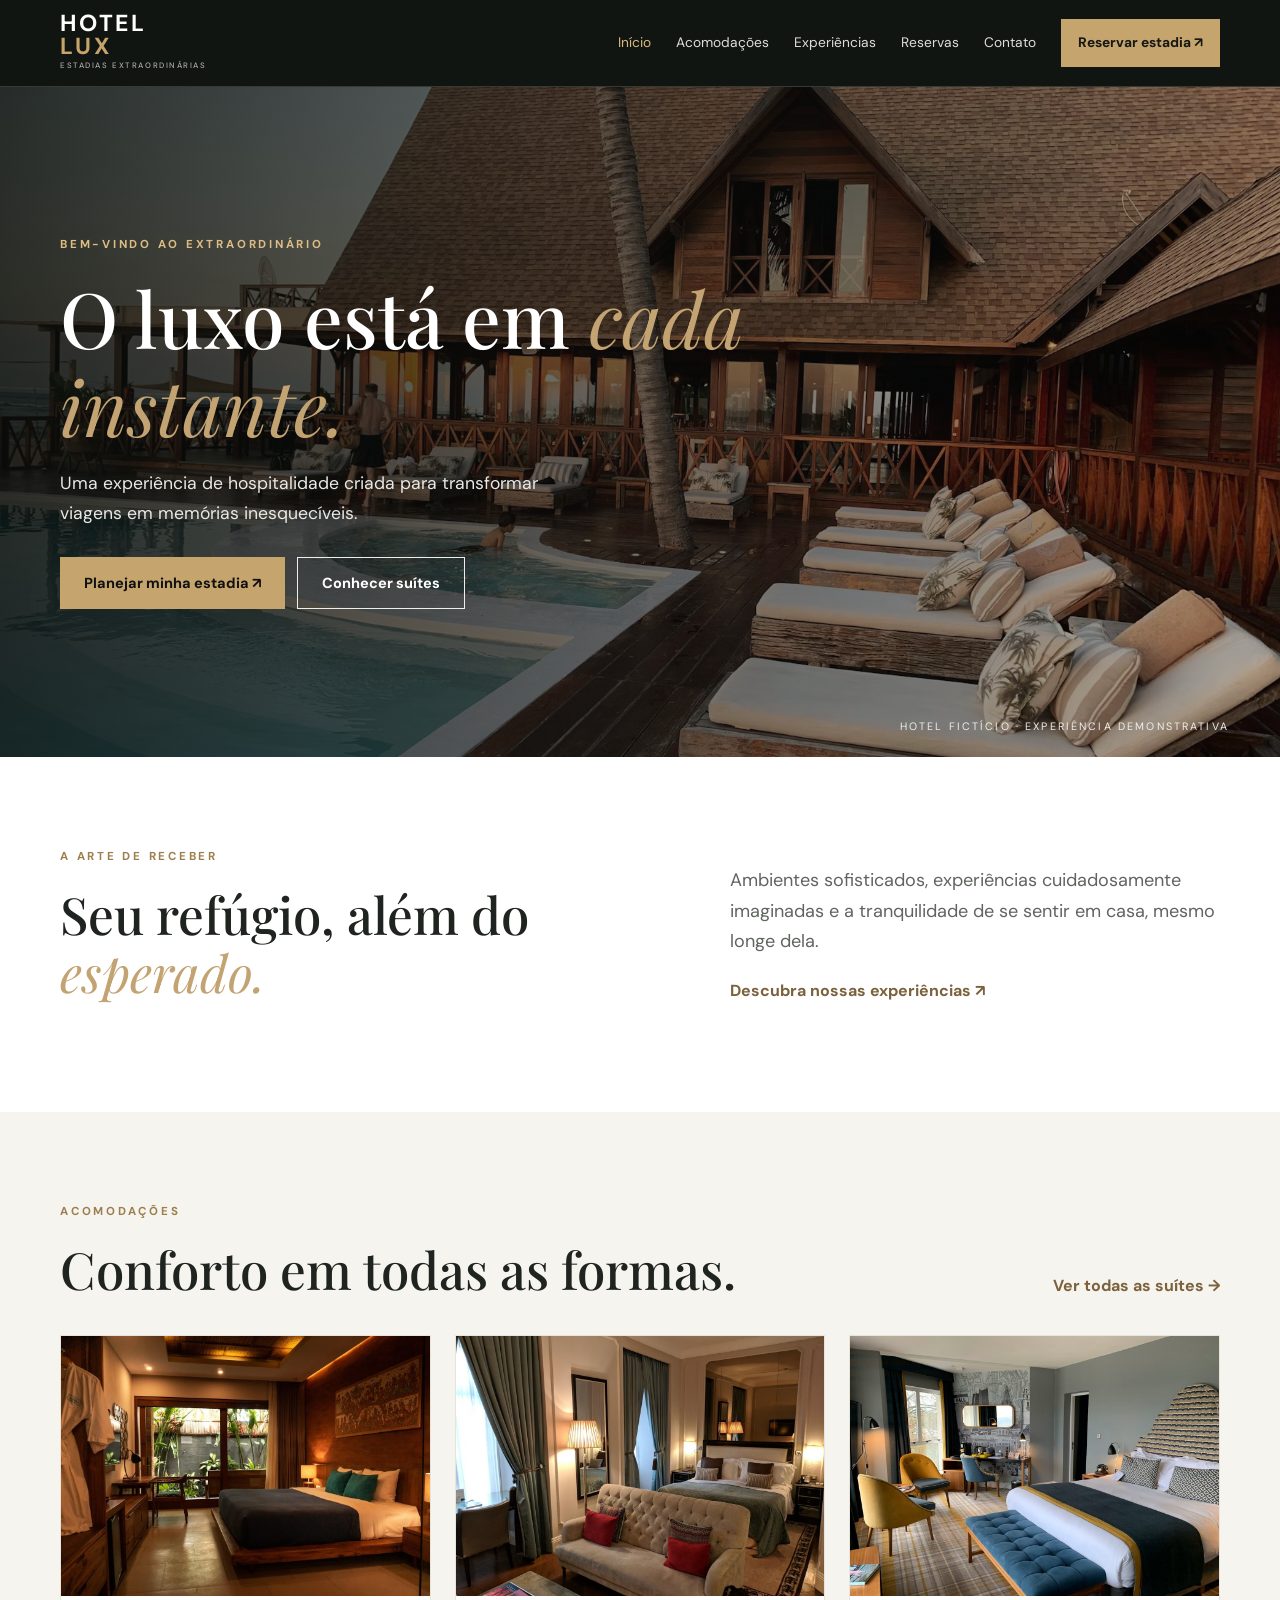
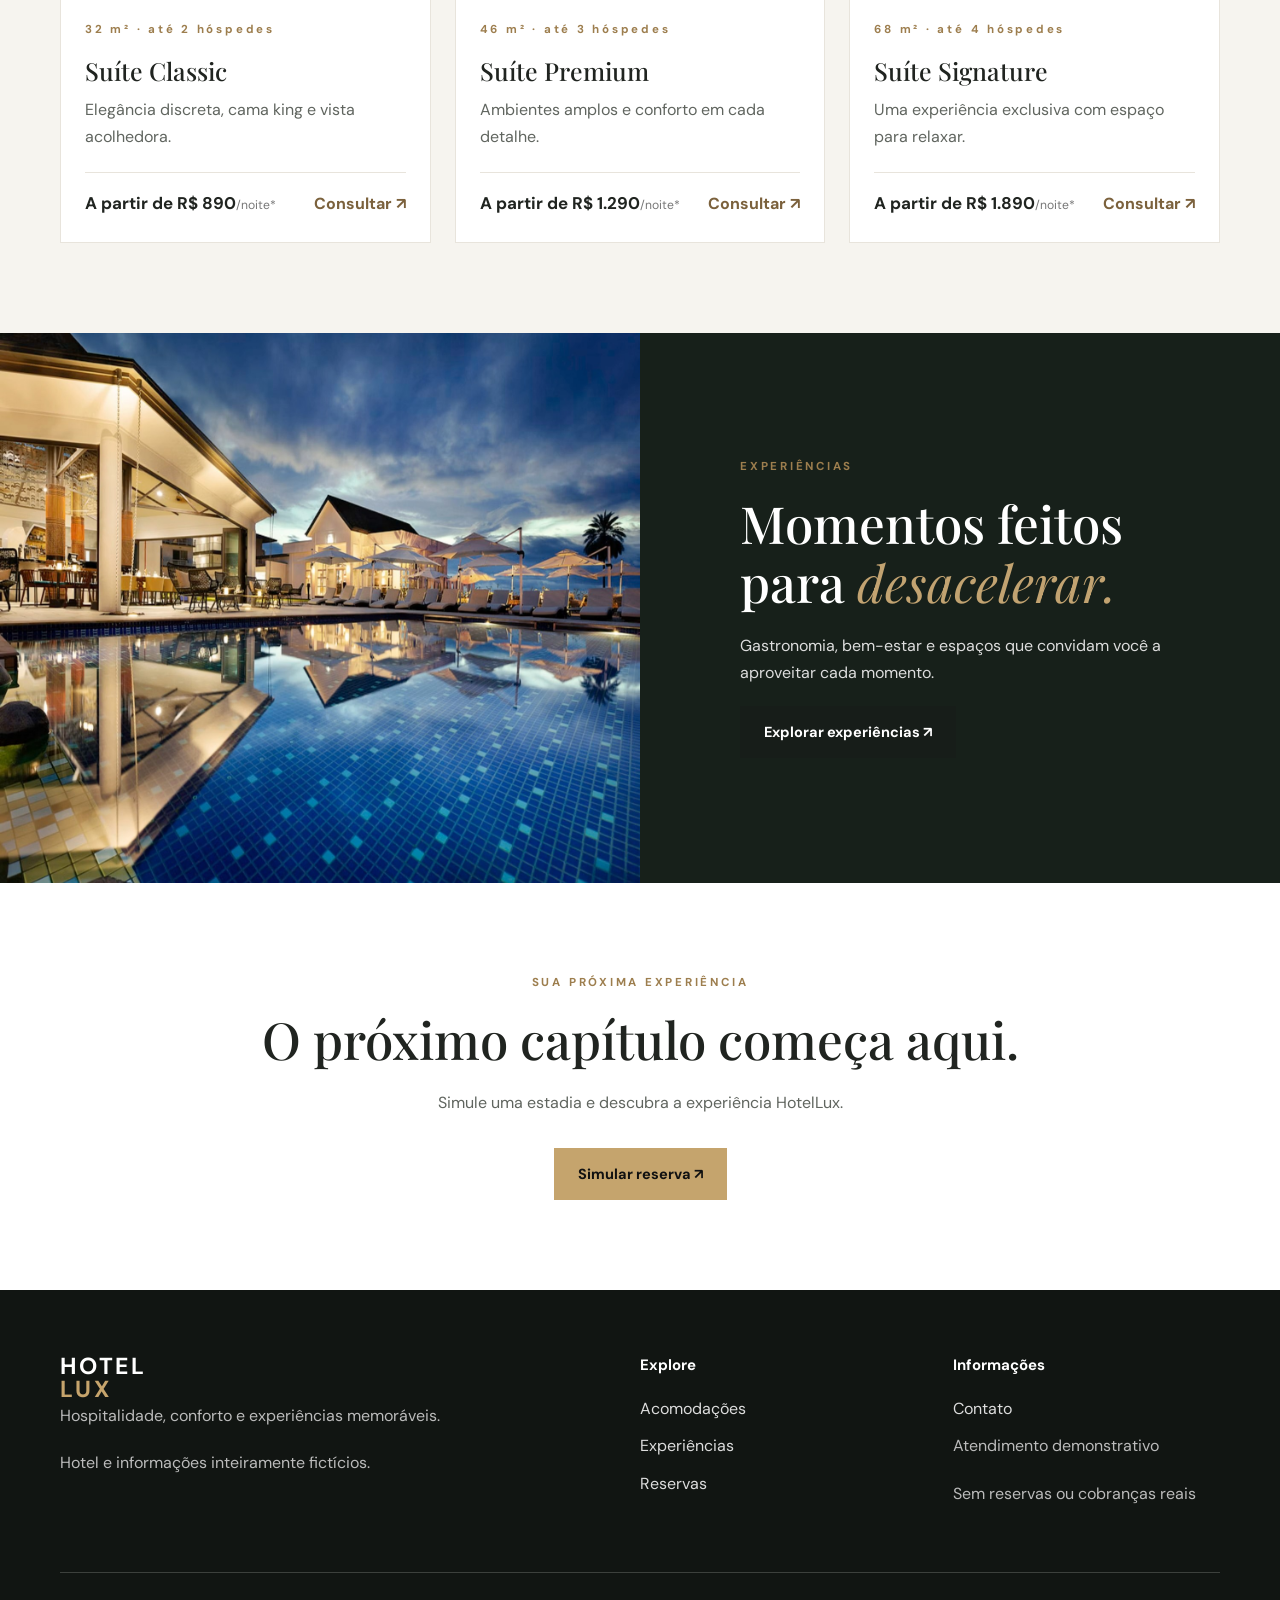
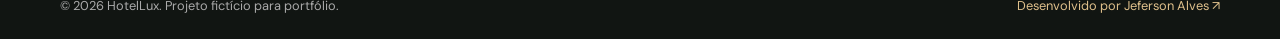
<file: index.html>
<!doctype html>
<html lang="pt-BR">
  <head>
    <meta charset="utf-8" />
    <meta name="viewport" content="width=device-width,initial-scale=1" />
    <meta name="theme-color" content="#111412" />
    <meta
      name="description"
      content="HotelLux — experiência fictícia de hotelaria premium, projeto de portfólio."
    />
    <link rel="preconnect" href="https://fonts.googleapis.com" />
    <link rel="preconnect" href="https://fonts.gstatic.com" crossorigin />
    <link
      href="https://fonts.googleapis.com/css2?family=DM+Sans:wght@400;500;600;700&family=Playfair+Display:wght@400;500;600;700&display=swap"
      rel="stylesheet"
    />
    <link rel="stylesheet" href="styles.css" />
    <title>HotelLux — Início</title>
  </head>
  <body>
    <header class="site-header">
      <div class="wrap header-inner">
        <a class="brand" href="index.html"
          >HOTEL<span>LUX</span><small>ESTADIAS EXTRAORDINÁRIAS</small></a
        ><button
          class="menu-toggle"
          aria-expanded="false"
          aria-controls="main-nav"
          aria-label="Abrir menu"
        >
          ☰
        </button>
        <nav id="main-nav" class="nav">
          <a href="index.html" class="active">Início</a
          ><a href="acomodacoes.html" class="">Acomodações</a
          ><a href="experiencias.html" class="">Experiências</a
          ><a href="reservas.html" class="">Reservas</a
          ><a href="contato.html" class="">Contato</a
          ><a class="nav-cta" href="reservas.html">Reservar estadia ↗</a>
        </nav>
      </div>
    </header>
    <main>
      <section
        class="hero"
        style="
          --hero: url(&quot;assets/images/photo-1551882547-ff40c63fe5fa.jpg&quot;);
        "
      >
        <div class="wrap hero-inner">
          <div class="eyebrow light">BEM-VINDO AO EXTRAORDINÁRIO</div>
          <h1>O luxo está em <em>cada instante.</em></h1>
          <p>
            Uma experiência de hospitalidade criada para transformar viagens em
            memórias inesquecíveis.
          </p>
          <div class="hero-actions">
            <a class="btn gold" href="reservas.html">Planejar minha estadia ↗</a
            ><a class="btn outline-light" href="acomodacoes.html"
              >Conhecer suítes</a
            >
          </div>
        </div>
        <div class="hero-caption">
          HOTEL FICTÍCIO · EXPERIÊNCIA DEMONSTRATIVA
        </div>
      </section>
      <section class="section wrap intro-split">
        <div>
          <div class="eyebrow">A ARTE DE RECEBER</div>
          <h2>Seu refúgio, além do <em>esperado.</em></h2>
        </div>
        <div>
          <p>
            Ambientes sofisticados, experiências cuidadosamente imaginadas e a
            tranquilidade de se sentir em casa, mesmo longe dela.
          </p>
          <a class="text-link" href="experiencias.html"
            >Descubra nossas experiências ↗</a
          >
        </div>
      </section>
      <section class="section warm">
        <div class="wrap">
          <div class="section-heading">
            <div>
              <div class="eyebrow">ACOMODAÇÕES</div>
              <h2>Conforto em todas as formas.</h2>
            </div>
            <a class="text-link" href="acomodacoes.html"
              >Ver todas as suítes →</a
            >
          </div>
          <div class="cards three">
            <article class="tile">
              <a href="reservas.html"
                ><img
                  src="assets/images/photo-1611892440504-42a792e24d32.jpg"
                  alt="Fotografia ilustrativa de suíte classic"
                  loading="lazy"
              /></a>
              <div class="tile-content">
                <div class="eyebrow">32 m² · até 2 hóspedes</div>
                <h3>Suíte Classic</h3>
                <p>Elegância discreta, cama king e vista acolhedora.</p>
                <div class="tile-bottom">
                  <strong>A partir de R$ 890<small>/noite*</small></strong
                  ><a class="text-link" href="reservas.html">Consultar ↗</a>
                </div>
              </div>
            </article>
            <article class="tile">
              <a href="reservas.html"
                ><img
                  src="assets/images/photo-1590490360182-c33d57733427.jpg"
                  alt="Fotografia ilustrativa de suíte premium"
                  loading="lazy"
              /></a>
              <div class="tile-content">
                <div class="eyebrow">46 m² · até 3 hóspedes</div>
                <h3>Suíte Premium</h3>
                <p>Ambientes amplos e conforto em cada detalhe.</p>
                <div class="tile-bottom">
                  <strong>A partir de R$ 1.290<small>/noite*</small></strong
                  ><a class="text-link" href="reservas.html">Consultar ↗</a>
                </div>
              </div>
            </article>
            <article class="tile">
              <a href="reservas.html"
                ><img
                  src="assets/images/photo-1591088398332-8a7791972843.jpg"
                  alt="Fotografia ilustrativa de suíte signature"
                  loading="lazy"
              /></a>
              <div class="tile-content">
                <div class="eyebrow">68 m² · até 4 hóspedes</div>
                <h3>Suíte Signature</h3>
                <p>Uma experiência exclusiva com espaço para relaxar.</p>
                <div class="tile-bottom">
                  <strong>A partir de R$ 1.890<small>/noite*</small></strong
                  ><a class="text-link" href="reservas.html">Consultar ↗</a>
                </div>
              </div>
            </article>
          </div>
        </div>
      </section>
      <section class="feature">
        <img
          src="assets/images/photo-1571896349842-33c89424de2d.jpg"
          alt="Piscina de hotel ilustrativa"
          loading="lazy"
        />
        <div class="feature-copy">
          <div class="eyebrow">EXPERIÊNCIAS</div>
          <h2>Momentos feitos para <em>desacelerar.</em></h2>
          <p>
            Gastronomia, bem-estar e espaços que convidam você a aproveitar cada
            momento.
          </p>
          <a class="btn dark" href="experiencias.html"
            >Explorar experiências ↗</a
          >
        </div>
      </section>
      <section class="section wrap center">
        <div class="eyebrow">SUA PRÓXIMA EXPERIÊNCIA</div>
        <h2>O próximo capítulo começa aqui.</h2>
        <p>Simule uma estadia e descubra a experiência HotelLux.</p>
        <a class="btn gold" href="reservas.html">Simular reserva ↗</a>
      </section>
    </main>
    <footer class="site-footer">
      <div class="wrap footer-grid">
        <div>
          <a class="brand" href="index.html">HOTEL<span>LUX</span></a>
          <p>Hospitalidade, conforto e experiências memoráveis.</p>
          <p class="muted">Hotel e informações inteiramente fictícios.</p>
        </div>
        <div>
          <h3>Explore</h3>
          <a href="acomodacoes.html">Acomodações</a
          ><a href="experiencias.html">Experiências</a
          ><a href="reservas.html">Reservas</a>
        </div>
        <div>
          <h3>Informações</h3>
          <a href="contato.html">Contato</a>
          <p>Atendimento demonstrativo</p>
          <p>Sem reservas ou cobranças reais</p>
        </div>
      </div>
      <div class="wrap footer-bottom">
        <span>© 2026 HotelLux. Projeto fictício para portfólio.</span
        ><a
          href="https://github.com/JefersonAlvesrs"
          target="_blank"
          rel="noopener noreferrer"
          >Desenvolvido por Jeferson Alves ↗</a
        >
      </div>
    </footer>
    <script src="script.js" defer></script>
  </body>
</html>
</file>
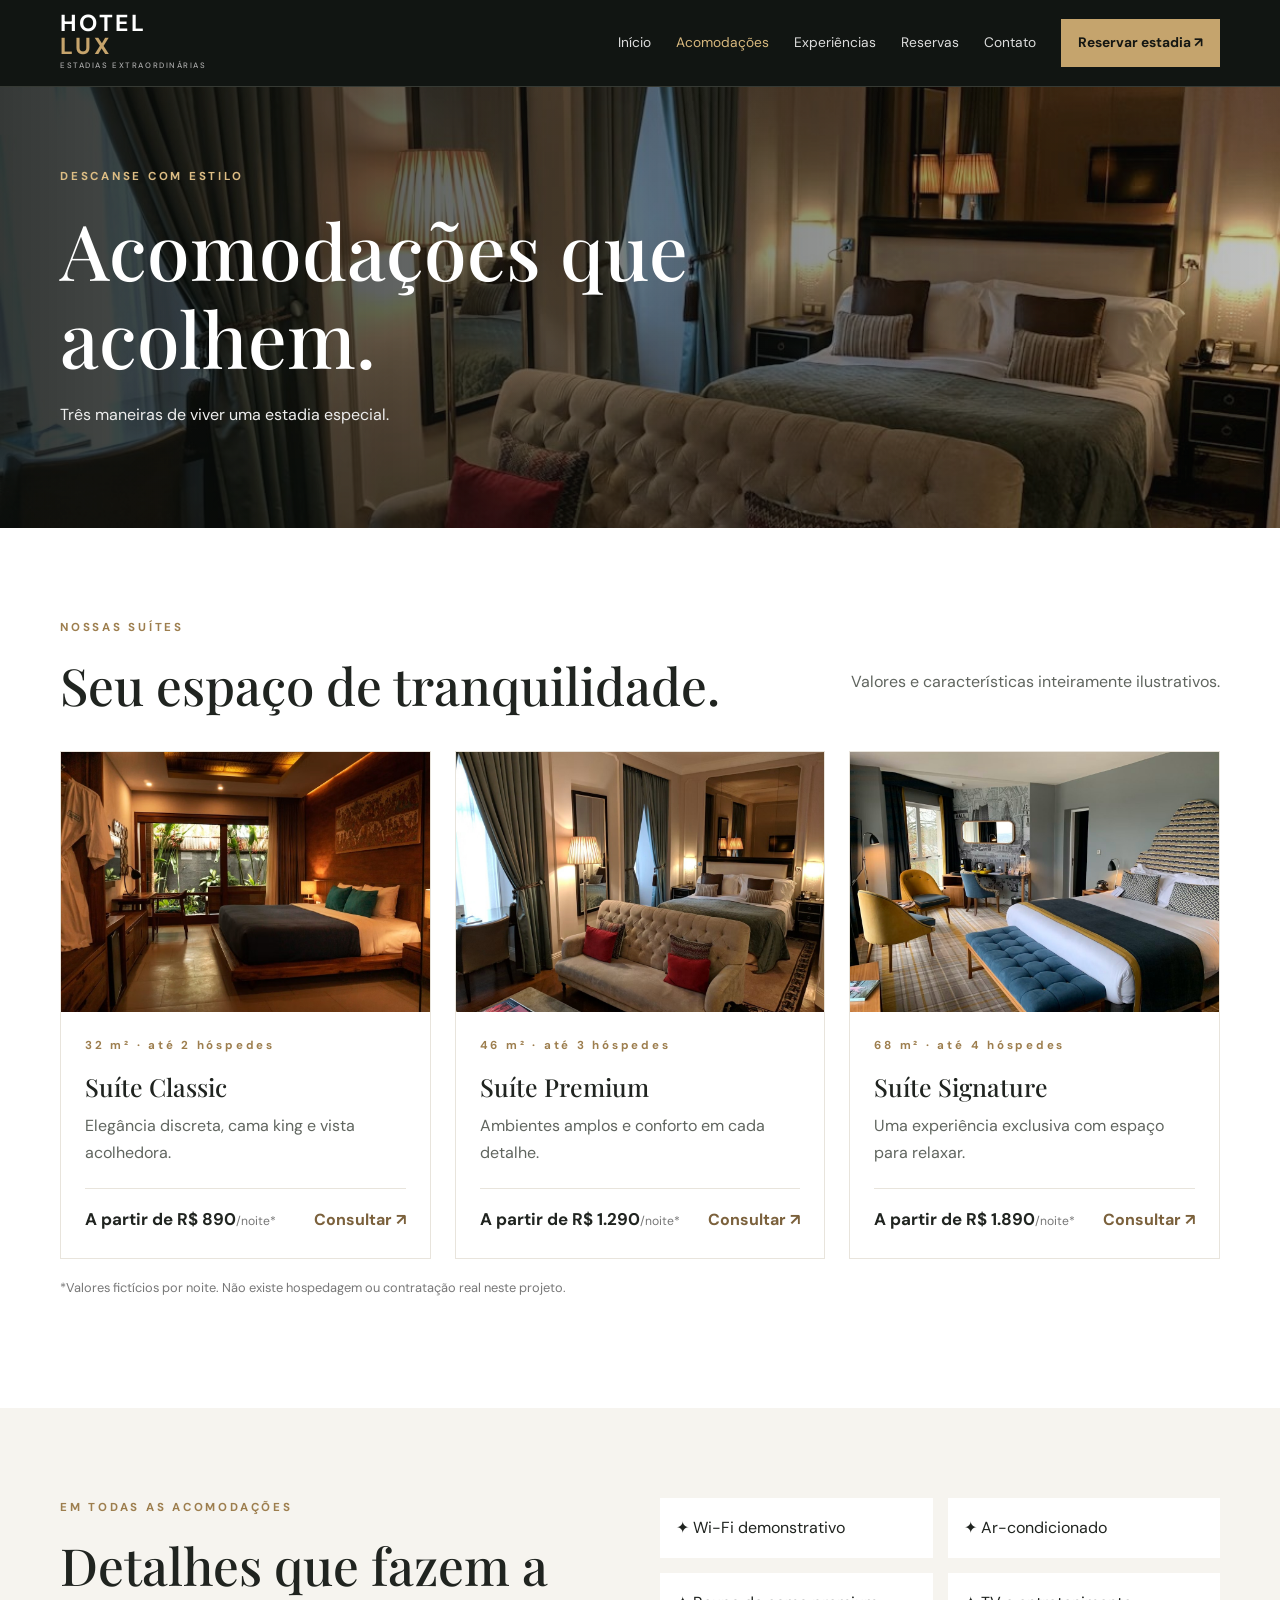
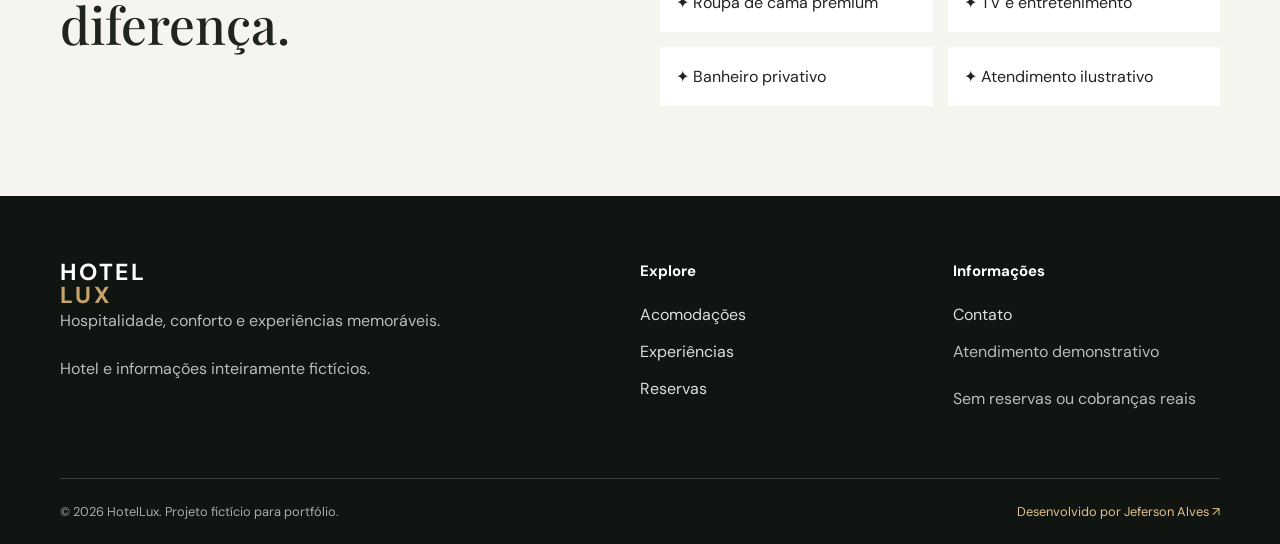
<file: acomodacoes.html>
<!doctype html>
<html lang="pt-BR">
  <head>
    <meta charset="utf-8" />
    <meta name="viewport" content="width=device-width,initial-scale=1" />
    <meta name="theme-color" content="#111412" />
    <meta
      name="description"
      content="HotelLux — experiência fictícia de hotelaria premium, projeto de portfólio."
    />
    <link rel="preconnect" href="https://fonts.googleapis.com" />
    <link rel="preconnect" href="https://fonts.gstatic.com" crossorigin />
    <link
      href="https://fonts.googleapis.com/css2?family=DM+Sans:wght@400;500;600;700&family=Playfair+Display:wght@400;500;600;700&display=swap"
      rel="stylesheet"
    />
    <link rel="stylesheet" href="styles.css" />
    <title>HotelLux — Acomodações</title>
  </head>
  <body>
    <header class="site-header">
      <div class="wrap header-inner">
        <a class="brand" href="index.html"
          >HOTEL<span>LUX</span><small>ESTADIAS EXTRAORDINÁRIAS</small></a
        ><button
          class="menu-toggle"
          aria-expanded="false"
          aria-controls="main-nav"
          aria-label="Abrir menu"
        >
          ☰
        </button>
        <nav id="main-nav" class="nav">
          <a href="index.html" class="">Início</a
          ><a href="acomodacoes.html" class="active">Acomodações</a
          ><a href="experiencias.html" class="">Experiências</a
          ><a href="reservas.html" class="">Reservas</a
          ><a href="contato.html" class="">Contato</a
          ><a class="nav-cta" href="reservas.html">Reservar estadia ↗</a>
        </nav>
      </div>
    </header>
    <main>
      <section
        class="page-hero"
        style="
          --hero: url(&quot;assets/images/photo-1590490360182-c33d57733427.jpg&quot;);
        "
      >
        <div class="wrap">
          <div class="eyebrow light">DESCANSE COM ESTILO</div>
          <h1>Acomodações que acolhem.</h1>
          <p>Três maneiras de viver uma estadia especial.</p>
        </div>
      </section>
      <section class="section wrap">
        <div class="section-heading">
          <div>
            <div class="eyebrow">NOSSAS SUÍTES</div>
            <h2>Seu espaço de tranquilidade.</h2>
          </div>
          <p>Valores e características inteiramente ilustrativos.</p>
        </div>
        <div class="cards three">
          <article class="tile">
            <a href="reservas.html"
              ><img
                src="assets/images/photo-1611892440504-42a792e24d32.jpg"
                alt="Fotografia ilustrativa de suíte classic"
                loading="lazy"
            /></a>
            <div class="tile-content">
              <div class="eyebrow">32 m² · até 2 hóspedes</div>
              <h3>Suíte Classic</h3>
              <p>Elegância discreta, cama king e vista acolhedora.</p>
              <div class="tile-bottom">
                <strong>A partir de R$ 890<small>/noite*</small></strong
                ><a class="text-link" href="reservas.html">Consultar ↗</a>
              </div>
            </div>
          </article>
          <article class="tile">
            <a href="reservas.html"
              ><img
                src="assets/images/photo-1590490360182-c33d57733427.jpg"
                alt="Fotografia ilustrativa de suíte premium"
                loading="lazy"
            /></a>
            <div class="tile-content">
              <div class="eyebrow">46 m² · até 3 hóspedes</div>
              <h3>Suíte Premium</h3>
              <p>Ambientes amplos e conforto em cada detalhe.</p>
              <div class="tile-bottom">
                <strong>A partir de R$ 1.290<small>/noite*</small></strong
                ><a class="text-link" href="reservas.html">Consultar ↗</a>
              </div>
            </div>
          </article>
          <article class="tile">
            <a href="reservas.html"
              ><img
                src="assets/images/photo-1591088398332-8a7791972843.jpg"
                alt="Fotografia ilustrativa de suíte signature"
                loading="lazy"
            /></a>
            <div class="tile-content">
              <div class="eyebrow">68 m² · até 4 hóspedes</div>
              <h3>Suíte Signature</h3>
              <p>Uma experiência exclusiva com espaço para relaxar.</p>
              <div class="tile-bottom">
                <strong>A partir de R$ 1.890<small>/noite*</small></strong
                ><a class="text-link" href="reservas.html">Consultar ↗</a>
              </div>
            </div>
          </article>
        </div>
        <p class="disclaimer">
          *Valores fictícios por noite. Não existe hospedagem ou contratação
          real neste projeto.
        </p>
      </section>
      <section class="section warm">
        <div class="wrap amenity-grid">
          <div>
            <div class="eyebrow">EM TODAS AS ACOMODAÇÕES</div>
            <h2>Detalhes que fazem a diferença.</h2>
          </div>
          <div class="amenities">
            <div>✦ Wi-Fi demonstrativo</div>
            <div>✦ Ar-condicionado</div>
            <div>✦ Roupa de cama premium</div>
            <div>✦ TV e entretenimento</div>
            <div>✦ Banheiro privativo</div>
            <div>✦ Atendimento ilustrativo</div>
          </div>
        </div>
      </section>
    </main>
    <footer class="site-footer">
      <div class="wrap footer-grid">
        <div>
          <a class="brand" href="index.html">HOTEL<span>LUX</span></a>
          <p>Hospitalidade, conforto e experiências memoráveis.</p>
          <p class="muted">Hotel e informações inteiramente fictícios.</p>
        </div>
        <div>
          <h3>Explore</h3>
          <a href="acomodacoes.html">Acomodações</a
          ><a href="experiencias.html">Experiências</a
          ><a href="reservas.html">Reservas</a>
        </div>
        <div>
          <h3>Informações</h3>
          <a href="contato.html">Contato</a>
          <p>Atendimento demonstrativo</p>
          <p>Sem reservas ou cobranças reais</p>
        </div>
      </div>
      <div class="wrap footer-bottom">
        <span>© 2026 HotelLux. Projeto fictício para portfólio.</span
        ><a
          href="https://github.com/JefersonAlvesrs"
          target="_blank"
          rel="noopener noreferrer"
          >Desenvolvido por Jeferson Alves ↗</a
        >
      </div>
    </footer>
    <script src="script.js" defer></script>
  </body>
</html>
</file>
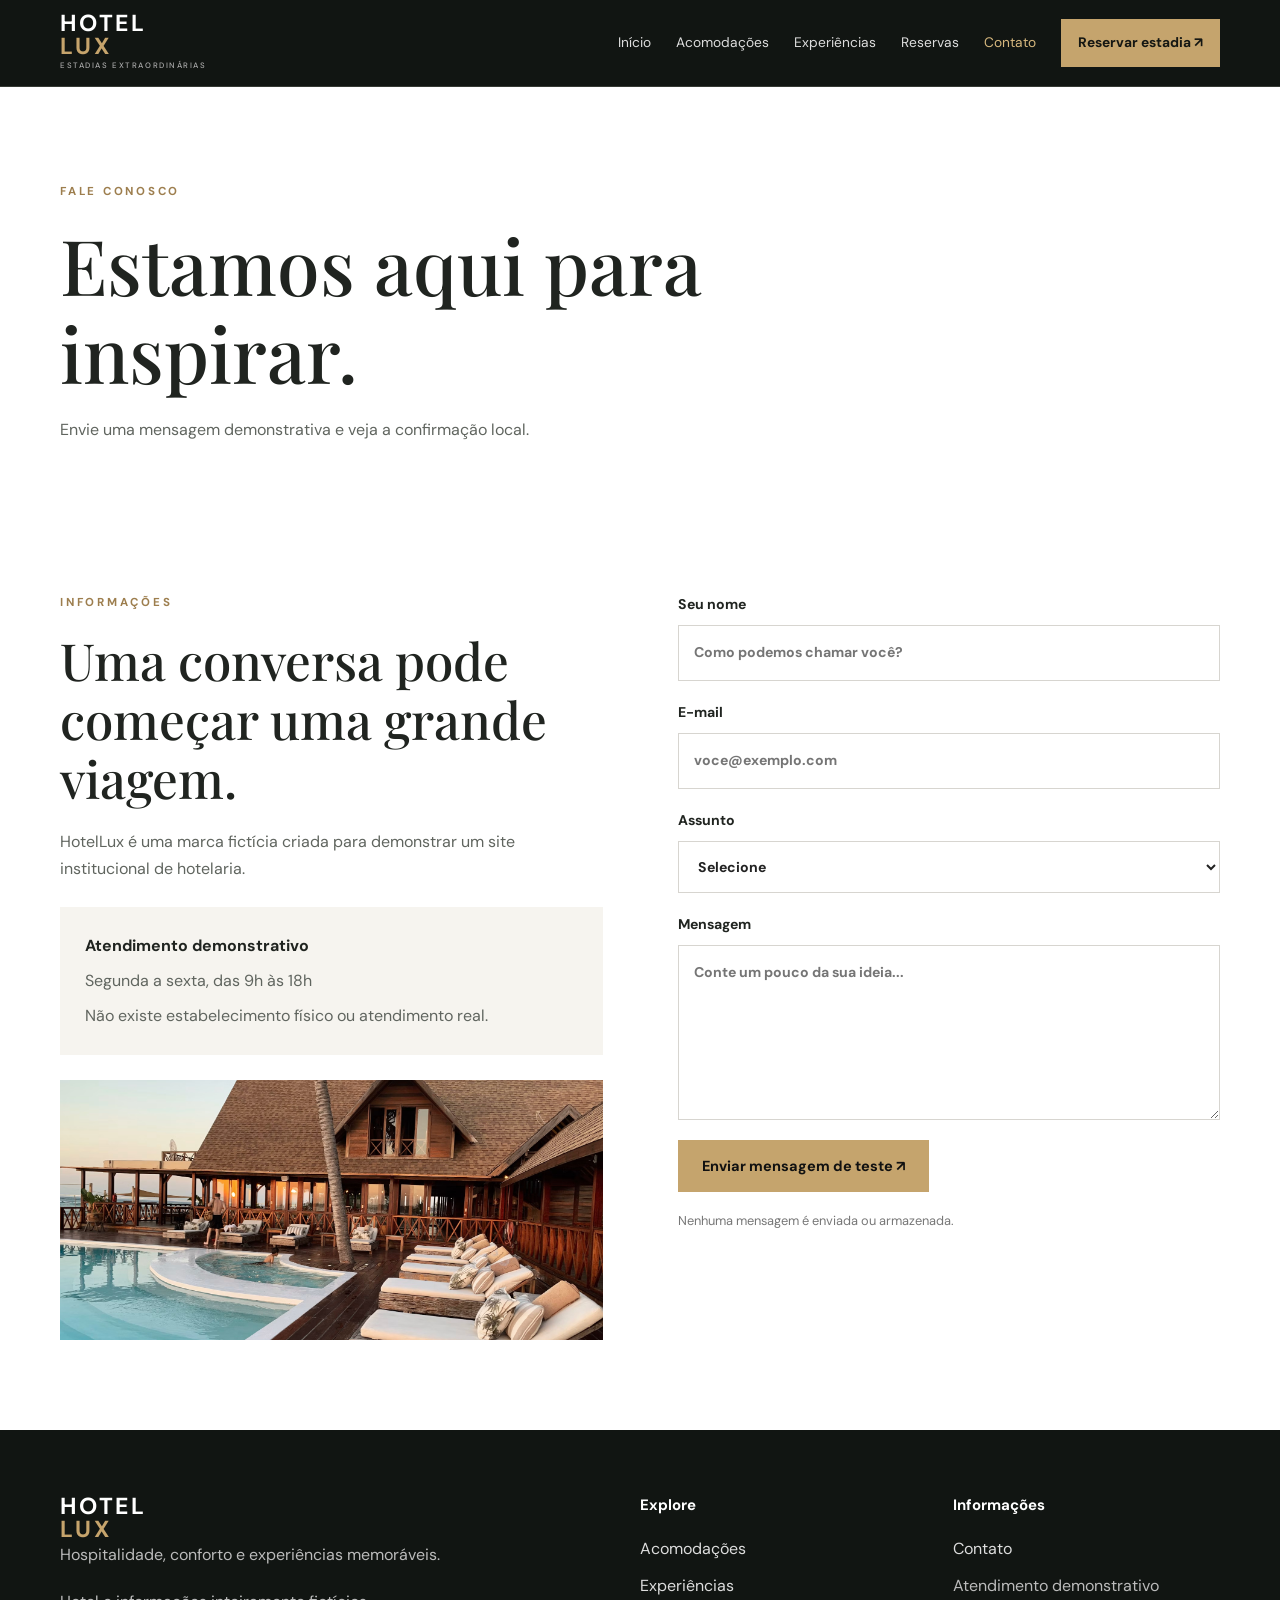
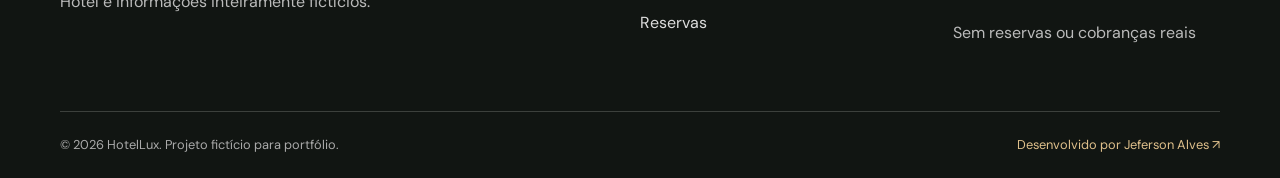
<file: contato.html>
<!doctype html>
<html lang="pt-BR">
  <head>
    <meta charset="utf-8" />
    <meta name="viewport" content="width=device-width,initial-scale=1" />
    <meta name="theme-color" content="#111412" />
    <meta
      name="description"
      content="HotelLux — experiência fictícia de hotelaria premium, projeto de portfólio."
    />
    <link rel="preconnect" href="https://fonts.googleapis.com" />
    <link rel="preconnect" href="https://fonts.gstatic.com" crossorigin />
    <link
      href="https://fonts.googleapis.com/css2?family=DM+Sans:wght@400;500;600;700&family=Playfair+Display:wght@400;500;600;700&display=swap"
      rel="stylesheet"
    />
    <link rel="stylesheet" href="styles.css" />
    <title>HotelLux — Contato</title>
  </head>
  <body>
    <header class="site-header">
      <div class="wrap header-inner">
        <a class="brand" href="index.html"
          >HOTEL<span>LUX</span><small>ESTADIAS EXTRAORDINÁRIAS</small></a
        ><button
          class="menu-toggle"
          aria-expanded="false"
          aria-controls="main-nav"
          aria-label="Abrir menu"
        >
          ☰
        </button>
        <nav id="main-nav" class="nav">
          <a href="index.html" class="">Início</a
          ><a href="acomodacoes.html" class="">Acomodações</a
          ><a href="experiencias.html" class="">Experiências</a
          ><a href="reservas.html" class="">Reservas</a
          ><a href="contato.html" class="active">Contato</a
          ><a class="nav-cta" href="reservas.html">Reservar estadia ↗</a>
        </nav>
      </div>
    </header>
    <main>
      <section class="page-intro wrap">
        <div class="eyebrow">FALE CONOSCO</div>
        <h1>Estamos aqui para inspirar.</h1>
        <p>Envie uma mensagem demonstrativa e veja a confirmação local.</p>
      </section>
      <section class="section wrap contact-layout">
        <div>
          <div class="eyebrow">INFORMAÇÕES</div>
          <h2>Uma conversa pode começar uma grande viagem.</h2>
          <p>
            HotelLux é uma marca fictícia criada para demonstrar um site
            institucional de hotelaria.
          </p>
          <div class="info-box">
            <strong>Atendimento demonstrativo</strong>
            <p>Segunda a sexta, das 9h às 18h</p>
            <p>Não existe estabelecimento físico ou atendimento real.</p>
          </div>
          <img
            class="contact-img"
            src="assets/images/photo-1551882547-ff40c63fe5fa.jpg"
            alt="Lobby de hotel ilustrativo"
            loading="lazy"
          />
        </div>
        <form id="contact-form" class="contact-form" novalidate>
          <label
            >Seu nome<input
              name="name"
              autocomplete="name"
              placeholder="Como podemos chamar você?"
              required
              minlength="2" /></label
          ><label
            >E-mail<input
              name="email"
              type="email"
              autocomplete="email"
              placeholder="voce@exemplo.com"
              required /></label
          ><label
            >Assunto<select name="subject" required>
              <option value="">Selecione</option>
              <option>Informações gerais</option>
              <option>Acomodações</option>
              <option>Experiências</option>
              <option>Outro assunto</option>
            </select></label
          ><label
            >Mensagem<textarea
              name="message"
              rows="6"
              minlength="10"
              placeholder="Conte um pouco da sua ideia..."
              required
            ></textarea></label
          ><button class="btn gold" type="submit">
            Enviar mensagem de teste ↗
          </button>
          <p class="disclaimer">Nenhuma mensagem é enviada ou armazenada.</p>
          <div
            id="contact-result"
            class="result"
            aria-live="polite"
            hidden
          ></div>
        </form>
      </section>
    </main>
    <footer class="site-footer">
      <div class="wrap footer-grid">
        <div>
          <a class="brand" href="index.html">HOTEL<span>LUX</span></a>
          <p>Hospitalidade, conforto e experiências memoráveis.</p>
          <p class="muted">Hotel e informações inteiramente fictícios.</p>
        </div>
        <div>
          <h3>Explore</h3>
          <a href="acomodacoes.html">Acomodações</a
          ><a href="experiencias.html">Experiências</a
          ><a href="reservas.html">Reservas</a>
        </div>
        <div>
          <h3>Informações</h3>
          <a href="contato.html">Contato</a>
          <p>Atendimento demonstrativo</p>
          <p>Sem reservas ou cobranças reais</p>
        </div>
      </div>
      <div class="wrap footer-bottom">
        <span>© 2026 HotelLux. Projeto fictício para portfólio.</span
        ><a
          href="https://github.com/JefersonAlvesrs"
          target="_blank"
          rel="noopener noreferrer"
          >Desenvolvido por Jeferson Alves ↗</a
        >
      </div>
    </footer>
    <script src="script.js" defer></script>
  </body>
</html>
</file>
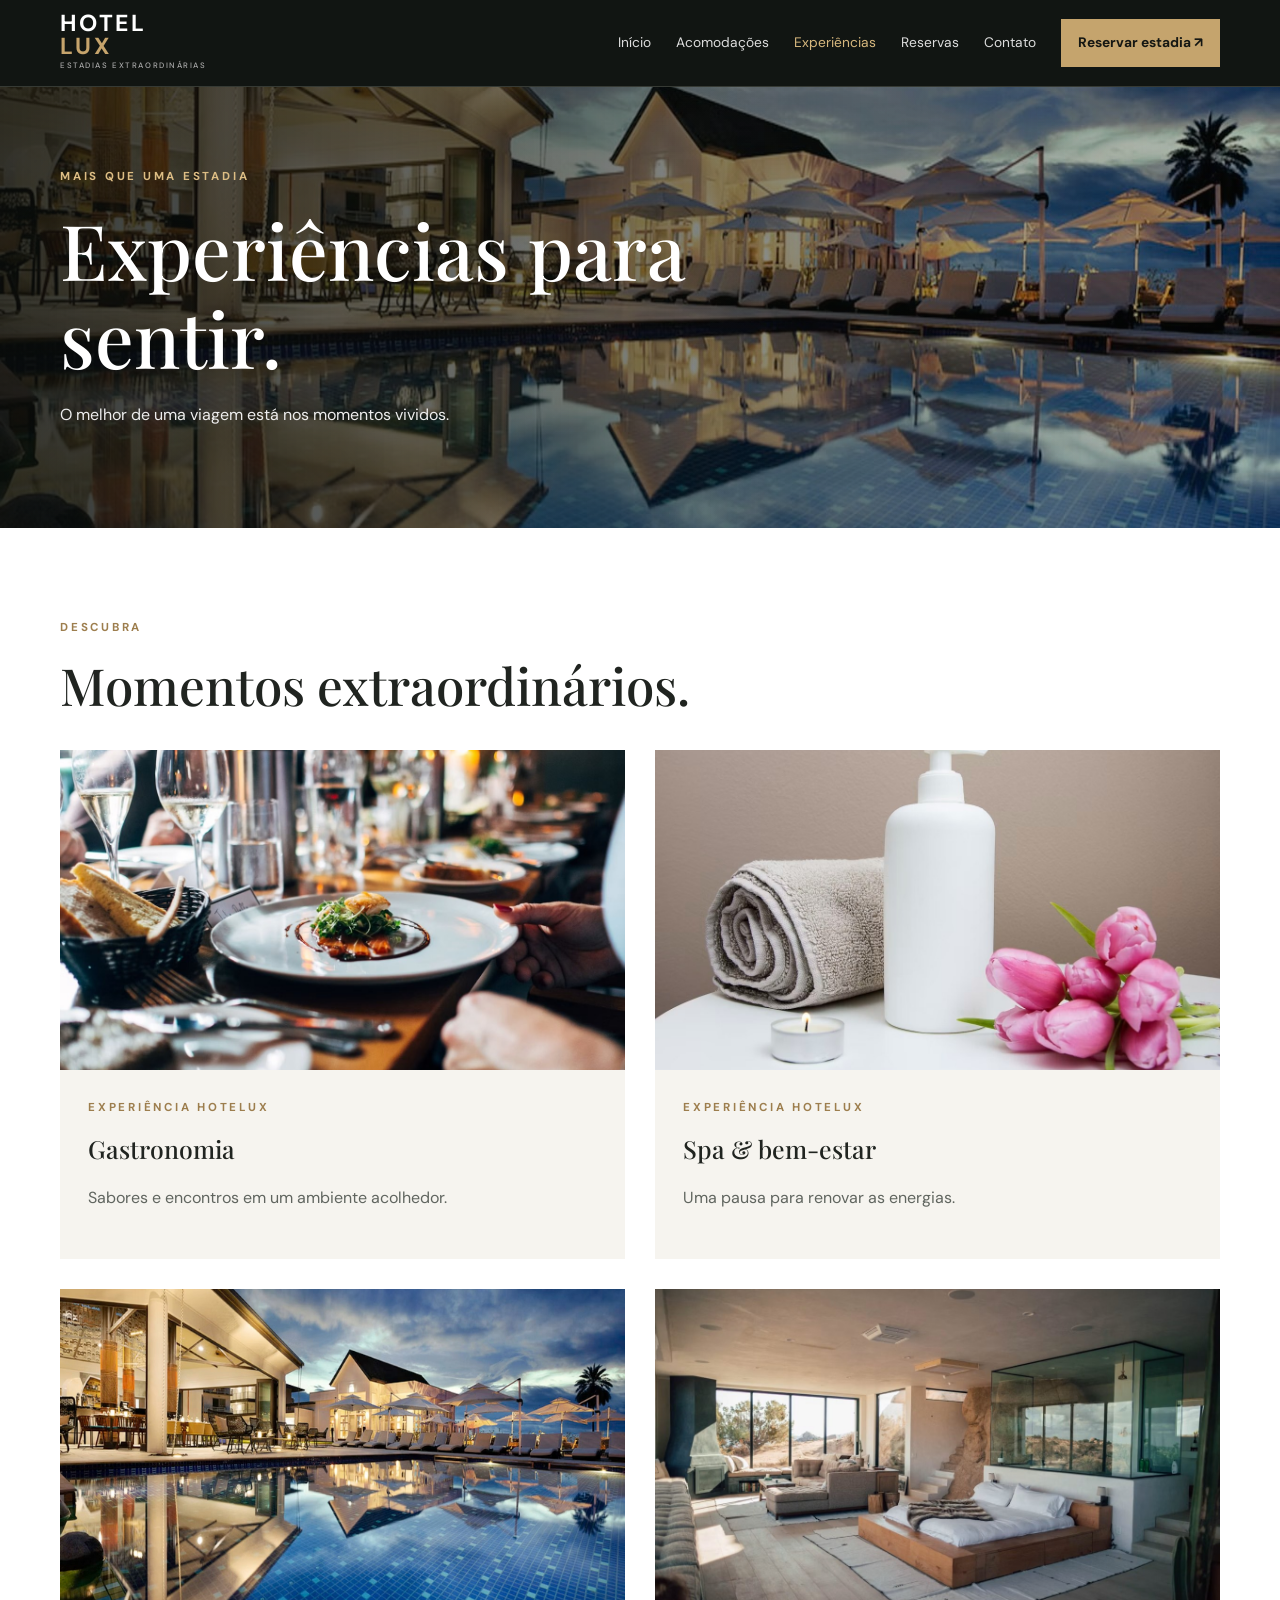
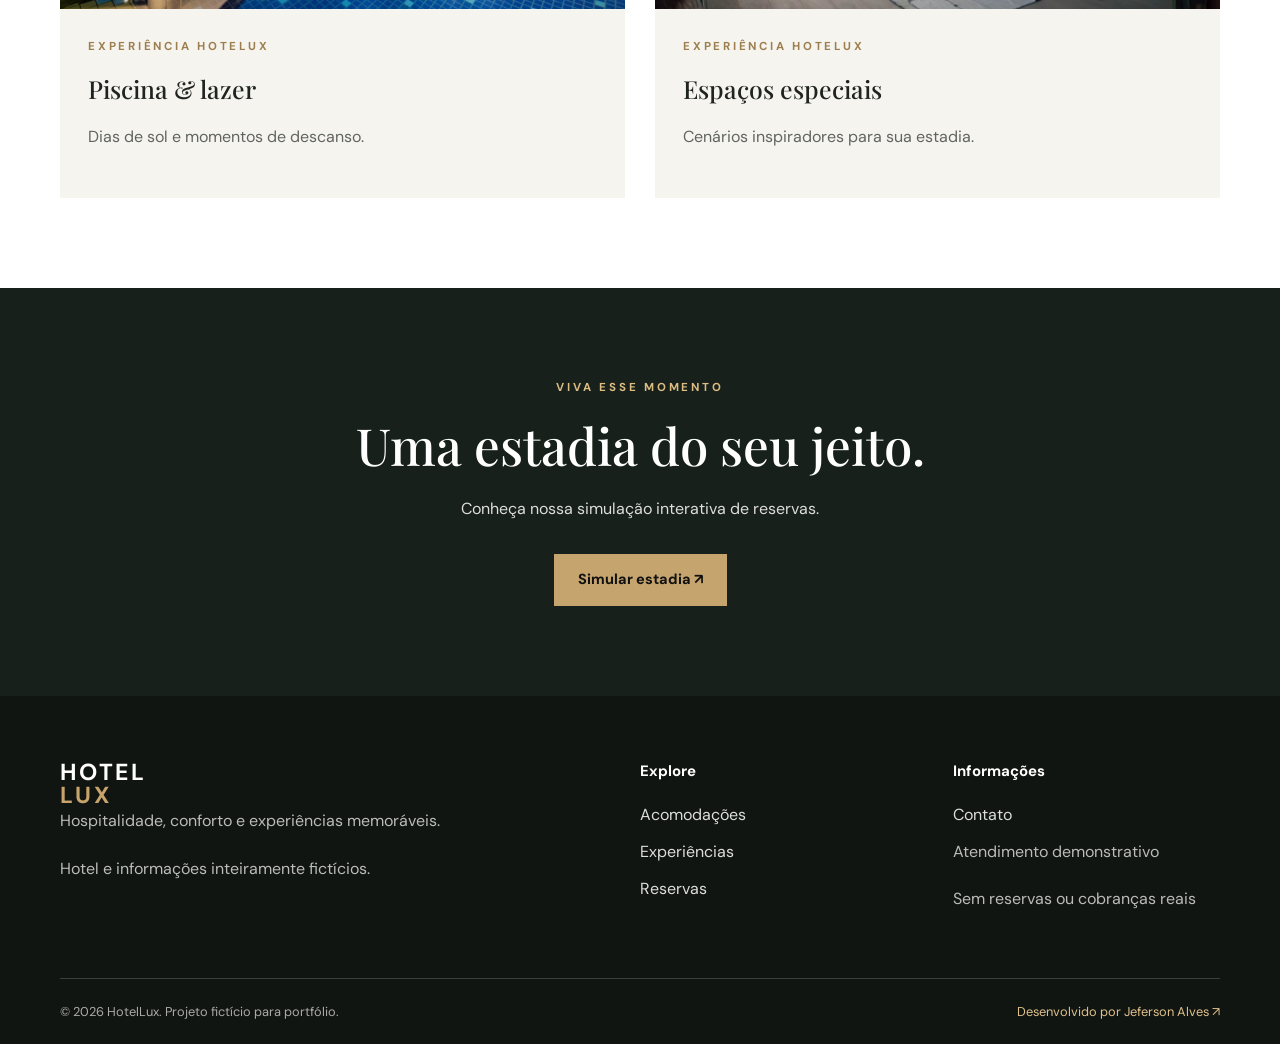
<file: experiencias.html>
<!doctype html>
<html lang="pt-BR">
  <head>
    <meta charset="utf-8" />
    <meta name="viewport" content="width=device-width,initial-scale=1" />
    <meta name="theme-color" content="#111412" />
    <meta
      name="description"
      content="HotelLux — experiência fictícia de hotelaria premium, projeto de portfólio."
    />
    <link rel="preconnect" href="https://fonts.googleapis.com" />
    <link rel="preconnect" href="https://fonts.gstatic.com" crossorigin />
    <link
      href="https://fonts.googleapis.com/css2?family=DM+Sans:wght@400;500;600;700&family=Playfair+Display:wght@400;500;600;700&display=swap"
      rel="stylesheet"
    />
    <link rel="stylesheet" href="styles.css" />
    <title>HotelLux — Experiências</title>
  </head>
  <body>
    <header class="site-header">
      <div class="wrap header-inner">
        <a class="brand" href="index.html"
          >HOTEL<span>LUX</span><small>ESTADIAS EXTRAORDINÁRIAS</small></a
        ><button
          class="menu-toggle"
          aria-expanded="false"
          aria-controls="main-nav"
          aria-label="Abrir menu"
        >
          ☰
        </button>
        <nav id="main-nav" class="nav">
          <a href="index.html" class="">Início</a
          ><a href="acomodacoes.html" class="">Acomodações</a
          ><a href="experiencias.html" class="active">Experiências</a
          ><a href="reservas.html" class="">Reservas</a
          ><a href="contato.html" class="">Contato</a
          ><a class="nav-cta" href="reservas.html">Reservar estadia ↗</a>
        </nav>
      </div>
    </header>
    <main>
      <section
        class="page-hero"
        style="
          --hero: url(&quot;assets/images/photo-1571896349842-33c89424de2d.jpg&quot;);
        "
      >
        <div class="wrap">
          <div class="eyebrow light">MAIS QUE UMA ESTADIA</div>
          <h1>Experiências para sentir.</h1>
          <p>O melhor de uma viagem está nos momentos vividos.</p>
        </div>
      </section>
      <section class="section wrap">
        <div class="eyebrow">DESCUBRA</div>
        <h2>Momentos extraordinários.</h2>
        <div class="experience-grid">
          <article class="experience">
            <img
              src="assets/images/photo-1414235077428-338989a2e8c0.jpg"
              alt="Imagem ilustrativa de Gastronomia"
              loading="lazy"
            />
            <div>
              <div class="eyebrow">EXPERIÊNCIA HOTELUX</div>
              <h3>Gastronomia</h3>
              <p>Sabores e encontros em um ambiente acolhedor.</p>
            </div>
          </article>
          <article class="experience">
            <img
              src="assets/images/photo-1540555700478-4be289fbecef.jpg"
              alt="Imagem ilustrativa de Spa & bem-estar"
              loading="lazy"
            />
            <div>
              <div class="eyebrow">EXPERIÊNCIA HOTELUX</div>
              <h3>Spa & bem-estar</h3>
              <p>Uma pausa para renovar as energias.</p>
            </div>
          </article>
          <article class="experience">
            <img
              src="assets/images/photo-1571896349842-33c89424de2d.jpg"
              alt="Imagem ilustrativa de Piscina & lazer"
              loading="lazy"
            />
            <div>
              <div class="eyebrow">EXPERIÊNCIA HOTELUX</div>
              <h3>Piscina & lazer</h3>
              <p>Dias de sol e momentos de descanso.</p>
            </div>
          </article>
          <article class="experience">
            <img
              src="assets/images/photo-1578683010236-d716f9a3f461.jpg"
              alt="Imagem ilustrativa de Espaços especiais"
              loading="lazy"
            />
            <div>
              <div class="eyebrow">EXPERIÊNCIA HOTELUX</div>
              <h3>Espaços especiais</h3>
              <p>Cenários inspiradores para sua estadia.</p>
            </div>
          </article>
        </div>
      </section>
      <section class="section dark-section center">
        <div class="wrap">
          <div class="eyebrow light">VIVA ESSE MOMENTO</div>
          <h2>Uma estadia do seu jeito.</h2>
          <p>Conheça nossa simulação interativa de reservas.</p>
          <a class="btn gold" href="reservas.html">Simular estadia ↗</a>
        </div>
      </section>
    </main>
    <footer class="site-footer">
      <div class="wrap footer-grid">
        <div>
          <a class="brand" href="index.html">HOTEL<span>LUX</span></a>
          <p>Hospitalidade, conforto e experiências memoráveis.</p>
          <p class="muted">Hotel e informações inteiramente fictícios.</p>
        </div>
        <div>
          <h3>Explore</h3>
          <a href="acomodacoes.html">Acomodações</a
          ><a href="experiencias.html">Experiências</a
          ><a href="reservas.html">Reservas</a>
        </div>
        <div>
          <h3>Informações</h3>
          <a href="contato.html">Contato</a>
          <p>Atendimento demonstrativo</p>
          <p>Sem reservas ou cobranças reais</p>
        </div>
      </div>
      <div class="wrap footer-bottom">
        <span>© 2026 HotelLux. Projeto fictício para portfólio.</span
        ><a
          href="https://github.com/JefersonAlvesrs"
          target="_blank"
          rel="noopener noreferrer"
          >Desenvolvido por Jeferson Alves ↗</a
        >
      </div>
    </footer>
    <script src="script.js" defer></script>
  </body>
</html>
</file>
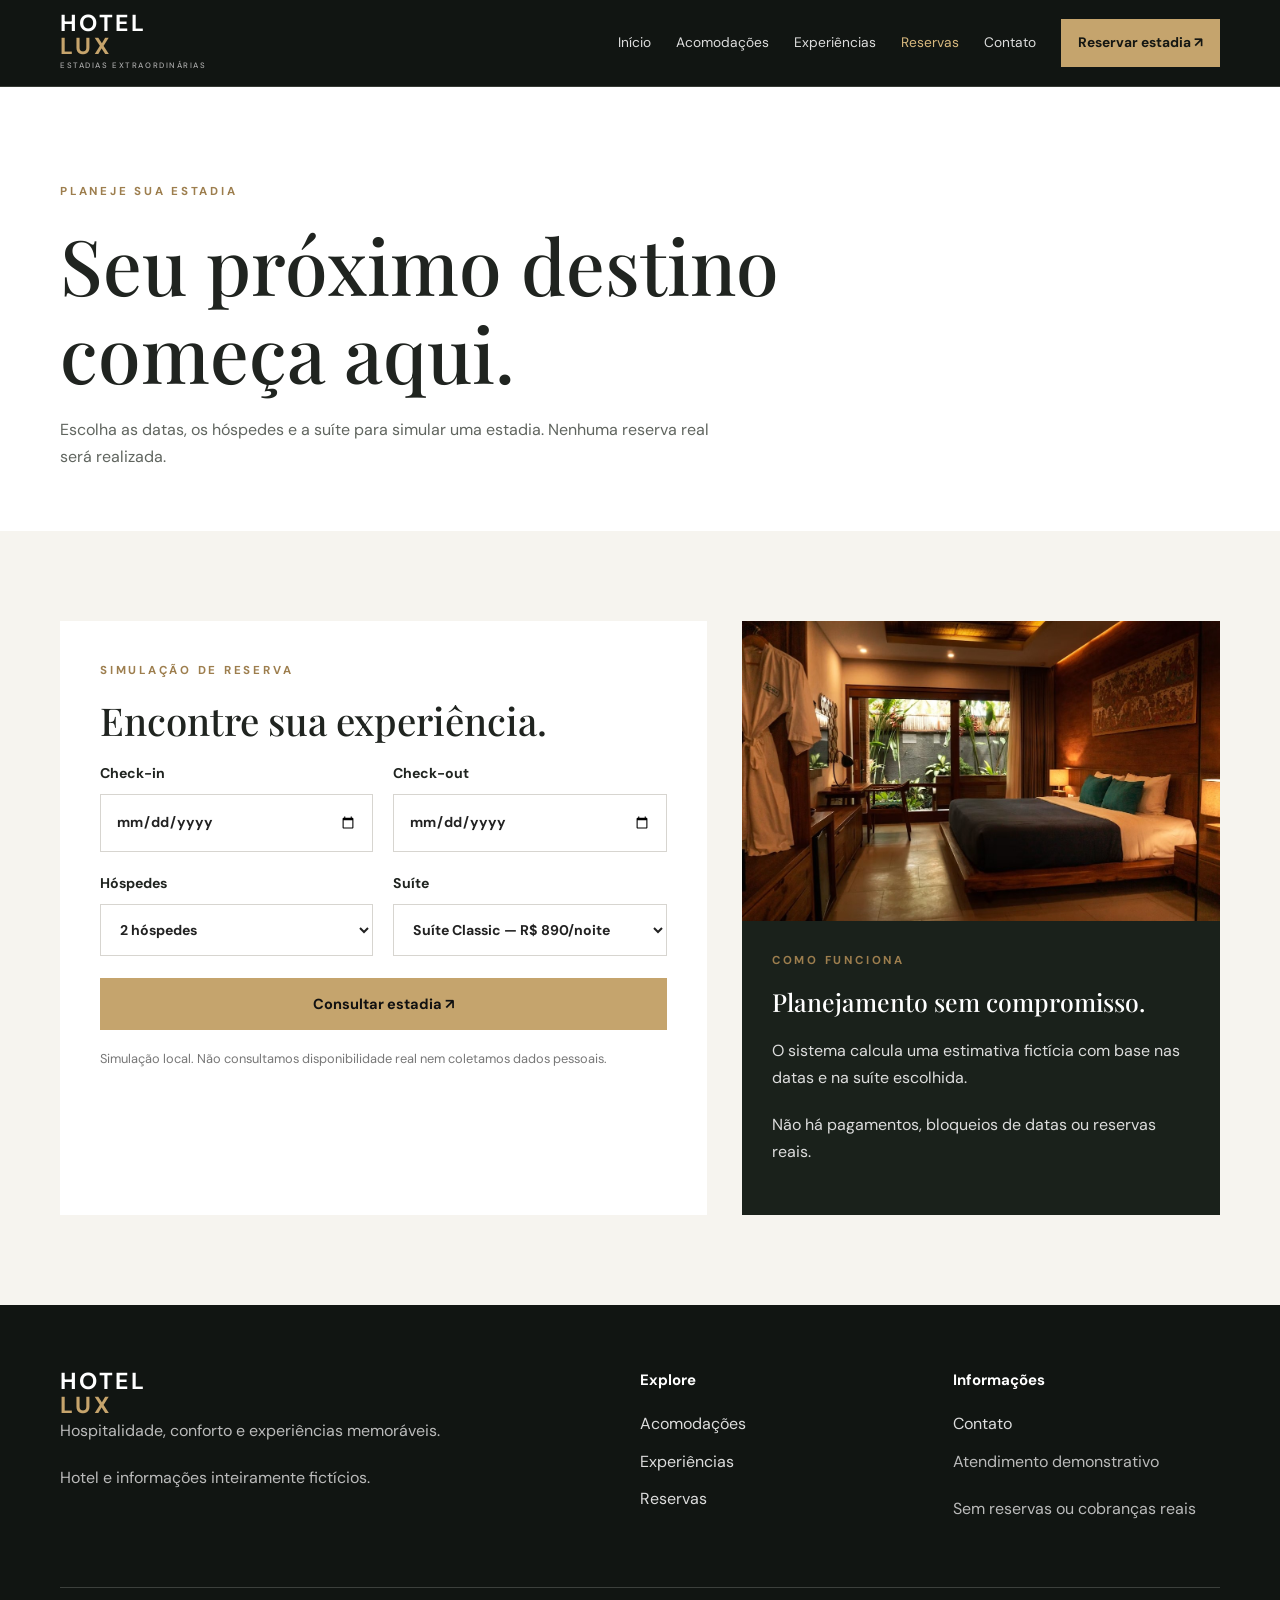
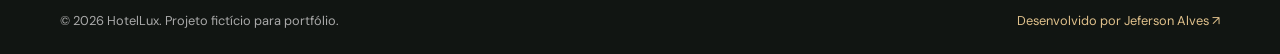
<file: reservas.html>
<!doctype html>
<html lang="pt-BR">
  <head>
    <meta charset="utf-8" />
    <meta name="viewport" content="width=device-width,initial-scale=1" />
    <meta name="theme-color" content="#111412" />
    <meta
      name="description"
      content="HotelLux — experiência fictícia de hotelaria premium, projeto de portfólio."
    />
    <link rel="preconnect" href="https://fonts.googleapis.com" />
    <link rel="preconnect" href="https://fonts.gstatic.com" crossorigin />
    <link
      href="https://fonts.googleapis.com/css2?family=DM+Sans:wght@400;500;600;700&family=Playfair+Display:wght@400;500;600;700&display=swap"
      rel="stylesheet"
    />
    <link rel="stylesheet" href="styles.css" />
    <title>HotelLux — Reservas</title>
  </head>
  <body>
    <header class="site-header">
      <div class="wrap header-inner">
        <a class="brand" href="index.html"
          >HOTEL<span>LUX</span><small>ESTADIAS EXTRAORDINÁRIAS</small></a
        ><button
          class="menu-toggle"
          aria-expanded="false"
          aria-controls="main-nav"
          aria-label="Abrir menu"
        >
          ☰
        </button>
        <nav id="main-nav" class="nav">
          <a href="index.html" class="">Início</a
          ><a href="acomodacoes.html" class="">Acomodações</a
          ><a href="experiencias.html" class="">Experiências</a
          ><a href="reservas.html" class="active">Reservas</a
          ><a href="contato.html" class="">Contato</a
          ><a class="nav-cta" href="reservas.html">Reservar estadia ↗</a>
        </nav>
      </div>
    </header>
    <main>
      <section class="page-intro wrap">
        <div class="eyebrow">PLANEJE SUA ESTADIA</div>
        <h1>Seu próximo destino começa aqui.</h1>
        <p>
          Escolha as datas, os hóspedes e a suíte para simular uma estadia.
          Nenhuma reserva real será realizada.
        </p>
      </section>
      <section class="section warm">
        <div class="wrap booking-layout">
          <div class="booking-panel">
            <div class="eyebrow">SIMULAÇÃO DE RESERVA</div>
            <h2>Encontre sua experiência.</h2>
            <form id="booking-form" novalidate>
              <div class="form-grid">
                <label
                  >Check-in<input id="checkin" type="date" required /></label
                ><label
                  >Check-out<input id="checkout" type="date" required /></label
                ><label
                  >Hóspedes<select id="guests" required>
                    <option value="1">1 hóspede</option>
                    <option value="2" selected>2 hóspedes</option>
                    <option value="3">3 hóspedes</option>
                    <option value="4">4 hóspedes</option>
                  </select></label
                ><label
                  >Suíte<select id="room" required>
                    <option value="classic">
                      Suíte Classic — R$ 890/noite
                    </option>
                    <option value="premium">
                      Suíte Premium — R$ 1.290/noite
                    </option>
                    <option value="signature">
                      Suíte Signature — R$ 1.890/noite
                    </option>
                  </select></label
                >
              </div>
              <button class="btn gold full" type="submit">
                Consultar estadia ↗
              </button>
              <p class="disclaimer">
                Simulação local. Não consultamos disponibilidade real nem
                coletamos dados pessoais.
              </p>
              <div
                id="booking-result"
                class="result"
                aria-live="polite"
                hidden
              ></div>
            </form>
          </div>
          <aside class="booking-aside">
            <img
              src="assets/images/photo-1611892440504-42a792e24d32.jpg"
              alt="Suíte de hotel ilustrativa"
            />
            <div>
              <div class="eyebrow">COMO FUNCIONA</div>
              <h3>Planejamento sem compromisso.</h3>
              <p>
                O sistema calcula uma estimativa fictícia com base nas datas e
                na suíte escolhida.
              </p>
              <p>Não há pagamentos, bloqueios de datas ou reservas reais.</p>
            </div>
          </aside>
        </div>
      </section>
    </main>
    <footer class="site-footer">
      <div class="wrap footer-grid">
        <div>
          <a class="brand" href="index.html">HOTEL<span>LUX</span></a>
          <p>Hospitalidade, conforto e experiências memoráveis.</p>
          <p class="muted">Hotel e informações inteiramente fictícios.</p>
        </div>
        <div>
          <h3>Explore</h3>
          <a href="acomodacoes.html">Acomodações</a
          ><a href="experiencias.html">Experiências</a
          ><a href="reservas.html">Reservas</a>
        </div>
        <div>
          <h3>Informações</h3>
          <a href="contato.html">Contato</a>
          <p>Atendimento demonstrativo</p>
          <p>Sem reservas ou cobranças reais</p>
        </div>
      </div>
      <div class="wrap footer-bottom">
        <span>© 2026 HotelLux. Projeto fictício para portfólio.</span
        ><a
          href="https://github.com/JefersonAlvesrs"
          target="_blank"
          rel="noopener noreferrer"
          >Desenvolvido por Jeferson Alves ↗</a
        >
      </div>
    </footer>
    <script src="script.js" defer></script>
  </body>
</html>
</file>
<file: styles.css>
* {
  box-sizing: border-box;
}
html {
  scroll-behavior: smooth;
}
body {
  margin: 0;
  color: #202420;
  background: #fff;
  font:
    16px/1.7 "DM Sans",
    Arial,
    sans-serif;
}
a {
  color: inherit;
  text-decoration: none;
}
img {
  max-width: 100%;
  display: block;
}
h1,
h2,
h3 {
  font-family: "Playfair Display", Georgia, serif;
  line-height: 1.15;
  font-weight: 500;
  margin: 0 0 20px;
}
h1 {
  font-size: clamp(2.9rem, 6vw, 5.6rem);
}
h2 {
  font-size: clamp(2.3rem, 4vw, 3.6rem);
}
h3 {
  font-size: 1.55rem;
}
h1 em,
h2 em {
  color: #c2a371;
  font-weight: 400;
}
p {
  color: #60655f;
  margin: 0 0 20px;
}
.wrap {
  width: min(1160px, calc(100% - 44px));
  margin-inline: auto;
}
.site-header {
  position: sticky;
  top: 0;
  z-index: 20;
  background: #111512;
  color: #fff;
  border-bottom: 1px solid #363a34;
}
.header-inner {
  height: 86px;
  display: flex;
  align-items: center;
  justify-content: space-between;
  gap: 25px;
}
.brand {
  font:
    700 1.45rem/1 "DM Sans",
    sans-serif;
  letter-spacing: 0.12em;
  display: inline-flex;
  flex-direction: column;
}
.brand span {
  color: #c6a46c;
}
.brand small {
  font:
    500 0.49rem/2 "DM Sans",
    sans-serif;
  letter-spacing: 0.2em;
  color: #aaa;
}
.nav {
  display: flex;
  align-items: center;
  gap: 25px;
}
.nav a {
  font-size: 0.86rem;
  color: #ddd;
  transition: color 0.2s;
}
.nav a:hover,
.nav a.active {
  color: #d7b87e;
}
.nav .nav-cta {
  background: #c5a46d;
  color: #151713;
  padding: 12px 17px;
  font-weight: 700;
}
.menu-toggle {
  display: none;
  background: none;
  border: 1px solid #777;
  color: #fff;
  padding: 7px 13px;
  font-size: 1.3rem;
}
.hero {
  position: relative;
  min-height: 670px;
  display: flex;
  align-items: center;
  color: white;
  background:
    linear-gradient(90deg, rgba(9, 13, 11, 0.85), rgba(9, 13, 11, 0.3)),
    var(--hero) center/cover;
}
.hero-inner {
  position: relative;
  z-index: 1;
  padding: 100px 0;
}
.hero h1 {
  max-width: 760px;
}
.hero p {
  color: #e8e8e6;
  max-width: 530px;
  font-size: 1.1rem;
}
.hero-actions {
  display: flex;
  gap: 12px;
  flex-wrap: wrap;
  margin-top: 28px;
}
.hero-caption {
  position: absolute;
  bottom: 22px;
  right: 4%;
  font-size: 0.67rem;
  letter-spacing: 0.2em;
  color: #eee;
}
.eyebrow {
  font-size: 0.72rem;
  letter-spacing: 0.24em;
  font-weight: 700;
  color: #9d7e4e;
  margin-bottom: 18px;
}
.eyebrow.light {
  color: #ddbd84;
}
.btn {
  display: inline-flex;
  align-items: center;
  justify-content: center;
  padding: 15px 24px;
  font-weight: 700;
  border: 0;
  cursor: pointer;
  font:
    700 0.91rem "DM Sans",
    sans-serif;
  min-height: 52px;
}
.btn.gold {
  background: #c5a46d;
  color: #111;
}
.btn.dark {
  background: #171d19;
  color: #fff;
}
.btn.outline-light {
  border: 1px solid #eee;
  color: white;
}
.btn.full {
  width: 100%;
}
.btn:hover,
.nav-cta:hover {
  filter: brightness(1.09);
}
.section {
  padding: 90px 0;
}
.intro-split {
  display: grid;
  grid-template-columns: 1.1fr 0.9fr;
  gap: 70px;
  align-items: center;
}
.intro-split p {
  font-size: 1.13rem;
}
.text-link {
  font-weight: 700;
  color: #7b613c;
}
.warm {
  background: #f6f4ef;
}
.section-heading {
  display: flex;
  align-items: end;
  justify-content: space-between;
  gap: 24px;
  margin-bottom: 36px;
}
.section-heading h2 {
  margin: 0;
}
.cards {
  display: grid;
  gap: 24px;
}
.cards.three {
  grid-template-columns: repeat(3, minmax(0, 1fr));
}
.tile {
  background: white;
  border: 1px solid #e8e4dc;
  overflow: hidden;
}
.tile img {
  width: 100%;
  height: 260px;
  object-fit: cover;
}
.tile-content {
  padding: 24px;
}
.tile-content h3 {
  margin-bottom: 10px;
}
.tile-content p {
  min-height: 56px;
}
.tile-bottom {
  display: flex;
  align-items: center;
  justify-content: space-between;
  gap: 8px;
  padding-top: 16px;
  border-top: 1px solid #e8e4dc;
}
.tile-bottom strong {
  font-size: 1.06rem;
}
.tile-bottom small {
  font-size: 0.76rem;
  font-weight: 400;
  color: #777;
}
.feature {
  display: grid;
  grid-template-columns: 1fr 1fr;
  background: #17201a;
  color: white;
}
.feature > img {
  height: 550px;
  width: 100%;
  object-fit: cover;
}
.feature-copy {
  padding: 75px min(8vw, 100px);
  display: flex;
  flex-direction: column;
  align-items: start;
  justify-content: center;
}
.feature-copy p,
.dark-section p {
  color: #ddd;
}
.center {
  text-align: center;
}
.center .btn {
  margin-top: 12px;
}
.page-hero {
  color: white;
  min-height: 410px;
  display: flex;
  align-items: center;
  background:
    linear-gradient(90deg, rgba(9, 13, 11, 0.82), rgba(9, 13, 11, 0.25)),
    var(--hero) center/cover;
}
.page-hero .wrap {
  padding: 80px 0;
}
.page-hero h1 {
  max-width: 800px;
}
.page-hero p {
  color: #eee;
}
.page-intro {
  padding: 95px 0 40px;
}
.page-intro h1 {
  max-width: 920px;
}
.page-intro p {
  max-width: 650px;
}
.amenity-grid {
  display: grid;
  grid-template-columns: 1fr 1fr;
  gap: 40px;
}
.amenities {
  display: grid;
  grid-template-columns: 1fr 1fr;
  gap: 15px;
}
.amenities div {
  background: #fff;
  padding: 16px;
}
.experience-grid {
  display: grid;
  grid-template-columns: 1fr 1fr;
  gap: 30px;
  margin-top: 35px;
}
.experience {
  background: #f6f4ef;
}
.experience img {
  height: 320px;
  width: 100%;
  object-fit: cover;
}
.experience > div {
  padding: 28px;
}
.dark-section {
  background: #17201a;
  color: white;
}
.booking-layout {
  display: grid;
  grid-template-columns: 1.15fr 0.85fr;
  gap: 35px;
}
.booking-panel {
  background: #fff;
  padding: 40px;
}
.booking-panel h2 {
  font-size: 2.4rem;
}
.form-grid {
  display: grid;
  grid-template-columns: 1fr 1fr;
  gap: 20px;
  margin-bottom: 22px;
}
label {
  display: block;
  font-weight: 700;
  font-size: 0.88rem;
}
input,
select,
textarea {
  display: block;
  width: 100%;
  padding: 15px;
  margin-top: 8px;
  border: 1px solid #d7d5d0;
  background: #fff;
  color: #222;
  font: inherit;
  border-radius: 0;
}
input:focus,
select:focus,
textarea:focus {
  outline: 2px solid #c5a46d;
  outline-offset: 1px;
}
.booking-aside {
  background: #1a211b;
  color: white;
}
.booking-aside img {
  width: 100%;
  height: 300px;
  object-fit: cover;
}
.booking-aside > div {
  padding: 30px;
}
.booking-aside p {
  color: #ddd;
}
.disclaimer {
  font-size: 0.8rem;
  color: #777;
  margin-top: 18px;
}
.result {
  padding: 18px;
  background: #f0ede4;
  border-left: 4px solid #b69a67;
  margin-top: 16px;
}
.result.error {
  background: #fff0ed;
  border-color: #bf584a;
}
.contact-layout {
  display: grid;
  grid-template-columns: 1fr 1fr;
  gap: 75px;
}
.info-box {
  background: #f6f4ef;
  padding: 25px;
  margin: 25px 0;
}
.info-box p {
  margin: 8px 0 0;
}
.contact-img {
  width: 100%;
  height: 260px;
  object-fit: cover;
}
.contact-form label {
  margin-bottom: 20px;
}
.site-footer {
  background: #111512;
  color: #fff;
  padding: 65px 0 0;
}
.footer-grid {
  display: grid;
  grid-template-columns: 2fr 1fr 1fr;
  gap: 45px;
  padding-bottom: 45px;
}
.footer-grid a:not(.brand) {
  display: block;
  margin: 10px 0;
  color: #ddd;
}
.footer-grid p {
  color: #bbb;
}
.footer-grid h3 {
  font:
    700 0.94rem "DM Sans",
    sans-serif;
}
.footer-bottom {
  border-top: 1px solid #3c403c;
  padding: 22px 0;
  display: flex;
  justify-content: space-between;
  gap: 20px;
  color: #aaa;
  font-size: 0.8rem;
}
.footer-bottom a {
  color: #e0c18c;
}
@media (max-width: 900px) {
  .menu-toggle {
    display: block;
  }
  .nav {
    display: none;
    position: absolute;
    top: 86px;
    left: 0;
    right: 0;
    background: #111512;
    padding: 22px;
    flex-direction: column;
    align-items: stretch;
    gap: 0;
    box-shadow: 0 12px 22px #0005;
  }
  .nav.open {
    display: flex;
  }
  .nav a {
    padding: 12px;
  }
  .cards.three {
    grid-template-columns: repeat(2, 1fr);
  }
  .intro-split,
  .feature,
  .booking-layout,
  .contact-layout {
    grid-template-columns: 1fr;
  }
  .feature > img {
    height: 360px;
  }
  .feature-copy {
    padding: 55px 30px;
  }
  .contact-layout {
    gap: 30px;
  }
}
@media (max-width: 600px) {
  .wrap {
    width: min(100% - 32px, 1160px);
  }
  .header-inner {
    height: 74px;
  }
  .nav {
    top: 74px;
  }
  .brand {
    font-size: 1.2rem;
  }
  .hero {
    min-height: 570px;
  }
  .hero-inner {
    padding: 70px 0;
  }
  .hero-caption {
    display: none;
  }
  .section {
    padding: 65px 0;
  }
  .cards.three,
  .experience-grid,
  .amenity-grid,
  .amenities,
  .form-grid {
    grid-template-columns: 1fr;
  }
  .tile img {
    height: 240px;
  }
  .section-heading {
    align-items: start;
    flex-direction: column;
  }
  .booking-panel {
    padding: 24px;
  }
  .page-hero {
    min-height: 350px;
  }
  .page-intro {
    padding: 65px 0 30px;
  }
  .footer-grid {
    grid-template-columns: 1fr 1fr;
    gap: 25px;
  }
  .footer-grid > div:first-child {
    grid-column: 1/-1;
  }
  .footer-bottom {
    flex-direction: column;
  }
  .experience img {
    height: 230px;
  }
}
</file>
